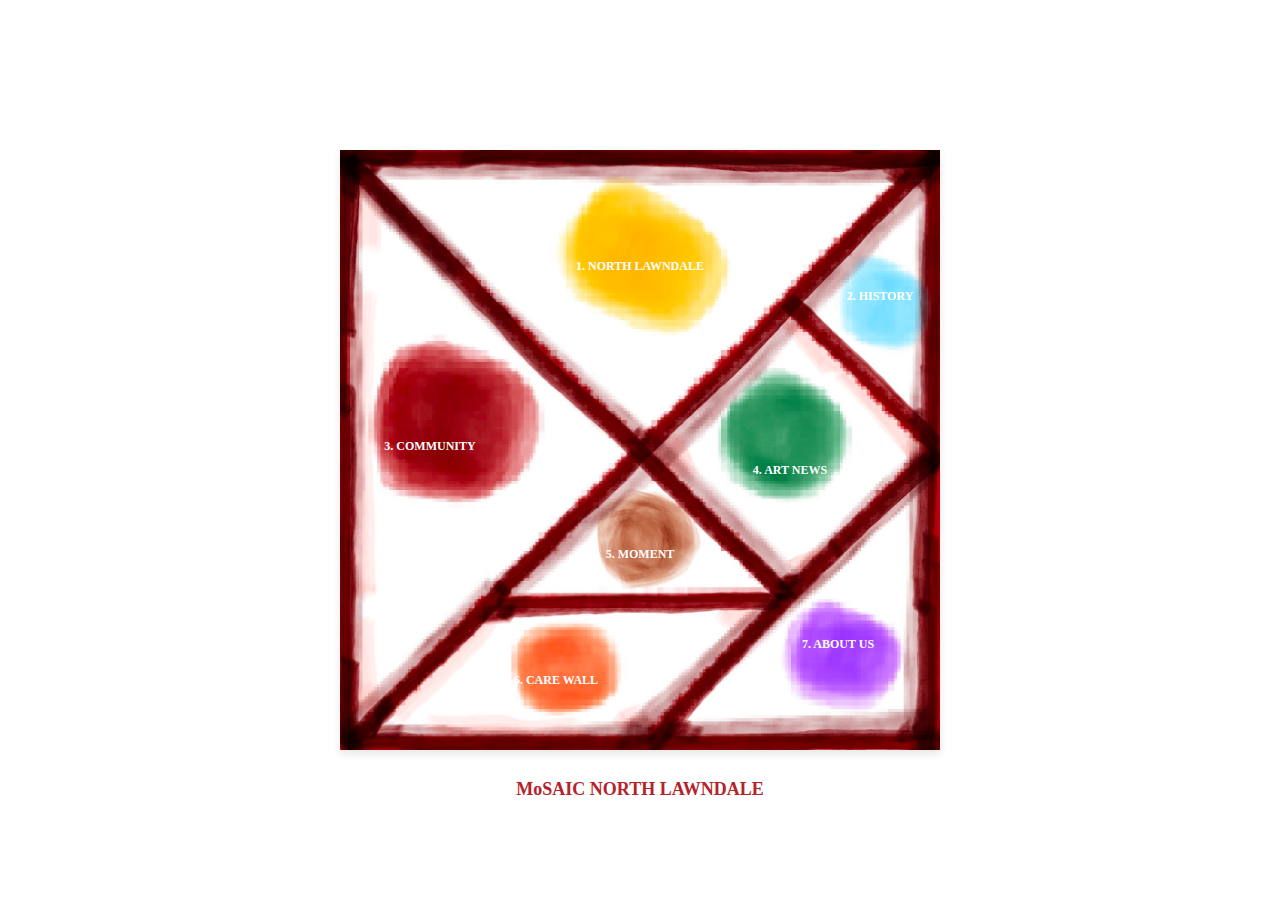
<file: index.html>
<!DOCTYPE html>
<html lang="en">
<head>
    <meta charset="UTF-8">
    <meta name="viewport" content="width=device-width, initial-scale=1.0">
    <title>MoSAIC NORTH LAWNDALE</title>
    <link rel="stylesheet" href="./css/style.css">
    <!-- Google Fonts for better typography -->
    <style>
        :root {
            /* 悬停时的透明度 */
            --hover-opacity: 0.4;
        }

        body {
            display: flex;
            justify-content: center;
            align-items: center;
            min-height: 100vh;
            background-color: #fff;
            margin: 0;
            padding: 20px;
            box-sizing: border-box;
        }

        .image-container {
            position: relative;
            width: 100%;
            max-width: 600px;
            box-shadow: 0 4px 8px rgba(0, 0, 0, 0.1);
        }

        .base-image {
            width: 100%;
            height: auto;
            display: block;
        }

        .click-overlay {
            position: absolute;
            top: 0;
            left: 0;
            width: 100%;
            height: 100%;
        }

        .hotspot {
            fill: transparent;
            cursor: pointer;
            transition: all 0.2s ease;
        }

        /* 悬停时高亮并加粗边框 */
        .hotspot:hover {
            fill: rgba(255, 255, 255, var(--hover-opacity));
            stroke: rgba(255, 255, 255, 1);
            stroke-width: 2px;
        }

        /* 各区域悬停颜色 - 使用对应页面的主题色调 */
        .hotspot.red:hover {
            fill: rgba(255, 183, 0, var(--hover-opacity)); /* #ffb700 - North Lawndale */
        }

        .hotspot.yellow:hover {
            fill: rgba(110, 221, 255, var(--hover-opacity)); /* #6eddff - History */
        }

        .hotspot.orange:hover {
            fill: rgba(191, 52, 59, var(--hover-opacity)); /* #bf343b - Community Spaces */
        }

        .hotspot.beige:hover {
            fill: rgba(42, 150, 94, var(--hover-opacity)); /* #2a965e - Art News */
        }

        .hotspot.green:hover {
            fill: rgba(196, 112, 79, var(--hover-opacity)); /* #c4704f - Moment Capture */
        }

        .hotspot.blue:hover {
            fill: rgba(255, 118, 69, var(--hover-opacity)); /* #ff7645 - Care Wall */
        }

        .hotspot.purple:hover {
            fill: rgba(178, 77, 255, var(--hover-opacity)); /* #b24dff - About Us */
        }
        
        .main-title {
            position: absolute;
            bottom: -50px;
            left: 50%;
            transform: translateX(-50%);
            color: #b5222a;
            font-size: 18px;
            font-weight: bold;
            text-align: center;
            z-index: 10;
        }
    </style>
</head>
<body>
    <div class="image-container">
        <img src="./images/index/main.jpg" alt="MoSAIC NORTH LAWNDALE" class="base-image">

        <svg class="click-overlay" viewBox="0 0 100 100" preserveAspectRatio="none">
            <!-- 1. Top Triangle (Red) - NORTH LAWNDALE -->
            <polygon class="hotspot red" points="0,0 100,0 50,50" onclick="handleClick('north_lawndale.html')" />
            <text x="50" y="20" text-anchor="middle" fill="white" font-size="2" font-weight="bold">1. NORTH LAWNDALE</text>

            <!-- 2. Right Triangle (Yellow/Orange) - HISTORY -->
            <polygon class="hotspot yellow" points="100,0 100,45 75,25" onclick="handleClick('history.html')" />
            <text x="90" y="25" text-anchor="middle" fill="white" font-size="2" font-weight="bold">2. HISTORY</text>

            <!-- 3. Top-Left Triangle (Orange) - COMMUNITY SPACES -->
            <polygon class="hotspot orange" points="0,0 50,50 0,100" onclick="handleClick('community_spaces.html')" />
            <text x="15" y="50" text-anchor="middle" fill="white" font-size="2" font-weight="bold">3. COMMUNITY</text>

            <!-- 4. Small Center-Left Triangle (Beige/Light) - ART NEWS -->
            <polygon class="hotspot beige" points="75,27 100,52 75,77 50,52" onclick="handleClick('art_news.html')" />
            <text x="75" y="54" text-anchor="middle" fill="white" font-size="2" font-weight="bold">4. ART NEWS</text>

            <!-- 5. Center Diamond (Green) - MOMENT CAPTURE -->
            <polygon class="hotspot green" points="50,50 75,75 25,75" onclick="handleClick('moment_capture.html')" />
            <text x="50" y="68" text-anchor="middle" fill="white" font-size="2" font-weight="bold">5. MOMENT</text>

            <!-- 6. Bottom-Right Triangle (Blue) - CARE WALL -->
            <polygon class="hotspot blue" points="75,75 25,75 0,100 50,100" onclick="handleClick('care_wall.html')" />
            <text x="36" y="89" text-anchor="middle" fill="white" font-size="2" font-weight="bold">6. CARE WALL</text>
          
            <!-- 7. Bottom-Left Polygon (Purple) - ABOUT US -->
            <polygon class="hotspot purple" points="50,100 100,100 100,50" onclick="handleClick('about_us.html')" />
            <text x="83" y="83" text-anchor="middle" fill="white" font-size="2" font-weight="bold">7. ABOUT US</text>
        </svg>
        <div class="main-title">MoSAIC NORTH LAWNDALE</div>
    </div>

    <script>
        function handleClick(page) {
            console.log("跳转至:", page);
            window.location.href = page;
        }
    </script>
</body>
</html>
</file>
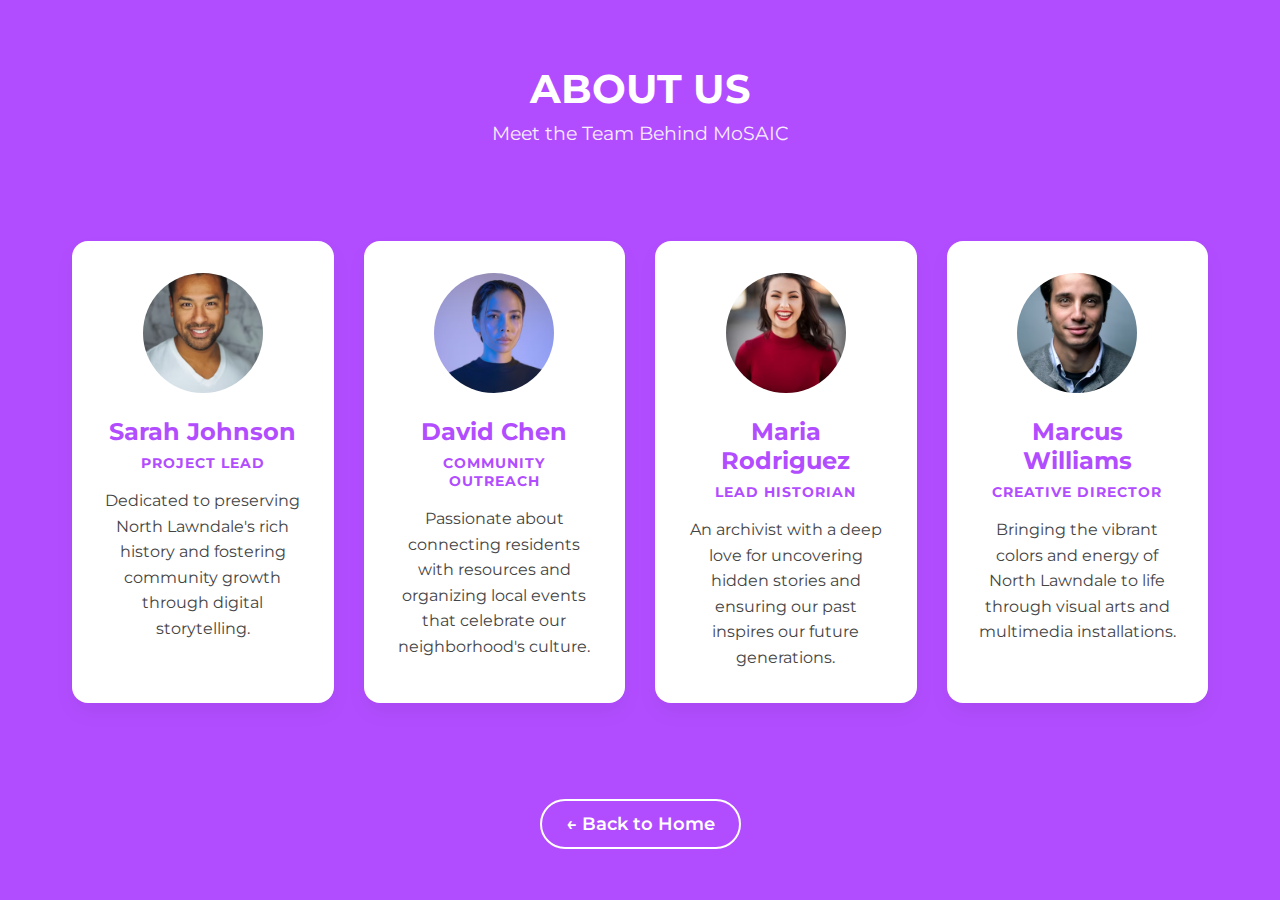
<file: about_us.html>
<!DOCTYPE html>
<html lang="en">
<head>
    <meta charset="UTF-8">
    <meta name="viewport" content="width=device-width, initial-scale=1.0">
    <title>About Us - MoSAIC</title>
    <link rel="stylesheet" href="./css/style.css">
    <link rel="stylesheet" href="./css/about_us.css">
    <link href="https://fonts.googleapis.com/css2?family=Montserrat:wght@400;700&display=swap" rel="stylesheet">
</head>
<body class="subpage-body">
    <header class="page-header header-about">
        <h1>ABOUT US</h1>
        <p>Meet the Team Behind MoSAIC</p>
    </header>

    <div class="container">
        <div class="team-grid">
            <!-- Team Member 1 -->
            <div class="team-card">
                <div class="team-avatar">
                    <img src="./images/a.avif" alt="Team Member">
                </div>
                <div class="team-info">
                    <h3>Sarah Johnson</h3>
                    <span class="team-role">Project Lead</span>
                    <p>Dedicated to preserving North Lawndale's rich history and fostering community growth through digital storytelling.</p>
                </div>
            </div>

            <!-- Team Member 2 -->
            <div class="team-card">
                <div class="team-avatar">
                    <img src="./images/a1.avif" alt="Team Member">
                </div>
                <div class="team-info">
                    <h3>David Chen</h3>
                    <span class="team-role">Community Outreach</span>
                    <p>Passionate about connecting residents with resources and organizing local events that celebrate our neighborhood's culture.</p>
                </div>
            </div>

            <!-- Team Member 3 -->
            <div class="team-card">
                <div class="team-avatar">
                    <img src="./images/a2.avif" alt="Team Member">
                </div>
                <div class="team-info">
                    <h3>Maria Rodriguez</h3>
                    <span class="team-role">Lead Historian</span>
                    <p>An archivist with a deep love for uncovering hidden stories and ensuring our past inspires our future generations.</p>
                </div>
            </div>

            <!-- Team Member 4 -->
            <div class="team-card">
                <div class="team-avatar">
                    <img src="./images/a3.avif" alt="Team Member">
                </div>
                <div class="team-info">
                    <h3>Marcus Williams</h3>
                    <span class="team-role">Creative Director</span>
                    <p>Bringing the vibrant colors and energy of North Lawndale to life through visual arts and multimedia installations.</p>
                </div>
            </div>
        </div>
    </div>

    <footer class="back-home">
        <a href="index.html">← Back to Home</a>
    </footer>

    <!-- Back to Top Button -->
    <button id="backToTop" class="back-to-top" title="Back to Top">↑</button>

    <script>
        // Back to Top Button Logic
        const backToTopButton = document.getElementById('backToTop');
        
        window.onscroll = function() {
            if (document.body.scrollTop > 300 || document.documentElement.scrollTop > 300) {
                backToTopButton.classList.add('show');
            } else {
                backToTopButton.classList.remove('show');
            }
        };

        backToTopButton.addEventListener('click', function() {
            window.scrollTo({
                top: 0,
                behavior: 'smooth'
            });
        });
    </script>
</body>
</html>
</file>
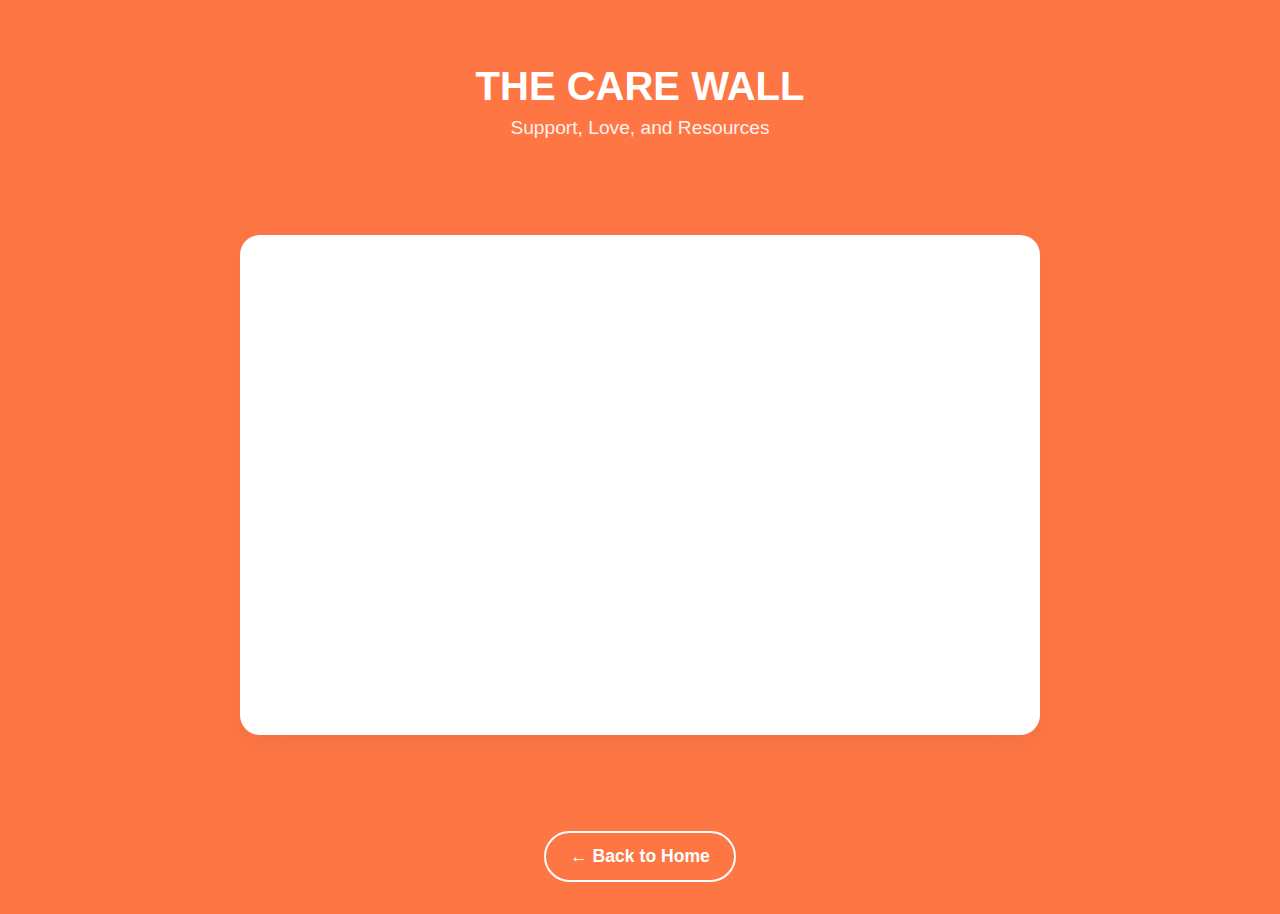
<file: care_wall.html>
<!DOCTYPE html>
<html lang="en">
<head>
    <meta charset="UTF-8">
    <meta name="viewport" content="width=device-width, initial-scale=1.0">
    <title>The Care Wall - MoSAIC</title>
    <link rel="stylesheet" href="./css/style.css">
    <link rel="stylesheet" href="./css/care_wall.css">
  
</head>
<body class="subpage-body">
    <header class="page-header header-care">
        <h1>THE CARE WALL</h1>
        <p>Support, Love, and Resources</p>
    </header>

    <div class="container care-container">
        <!-- Card 1 -->
        <div class="care-card">
            <!-- <div class="care-text">
                <h3>"Healing is not linear."</h3>
                <p>Allow yourself the grace to grow at your own pace. Every small step forward is a victory worth celebrating.</p>
            </div> -->
            <div class="care-image">
                <!-- <img src="./images/h-1.avif" alt="Peaceful moment"> -->
            </div>
        </div>

   
    </div>

    <footer class="back-home">
        <a href="index.html">← Back to Home</a>
    </footer>

    <!-- Back to Top Button -->
    <button id="backToTop" class="back-to-top" title="Back to Top">↑</button>

    <script>
        // Back to Top Button Logic
        const backToTopButton = document.getElementById('backToTop');
        
        window.onscroll = function() {
            if (document.body.scrollTop > 300 || document.documentElement.scrollTop > 300) {
                backToTopButton.classList.add('show');
            } else {
                backToTopButton.classList.remove('show');
            }
        };

        backToTopButton.addEventListener('click', function() {
            window.scrollTo({
                top: 0,
                behavior: 'smooth'
            });
        });
    </script>
</body>
</html>
</file>
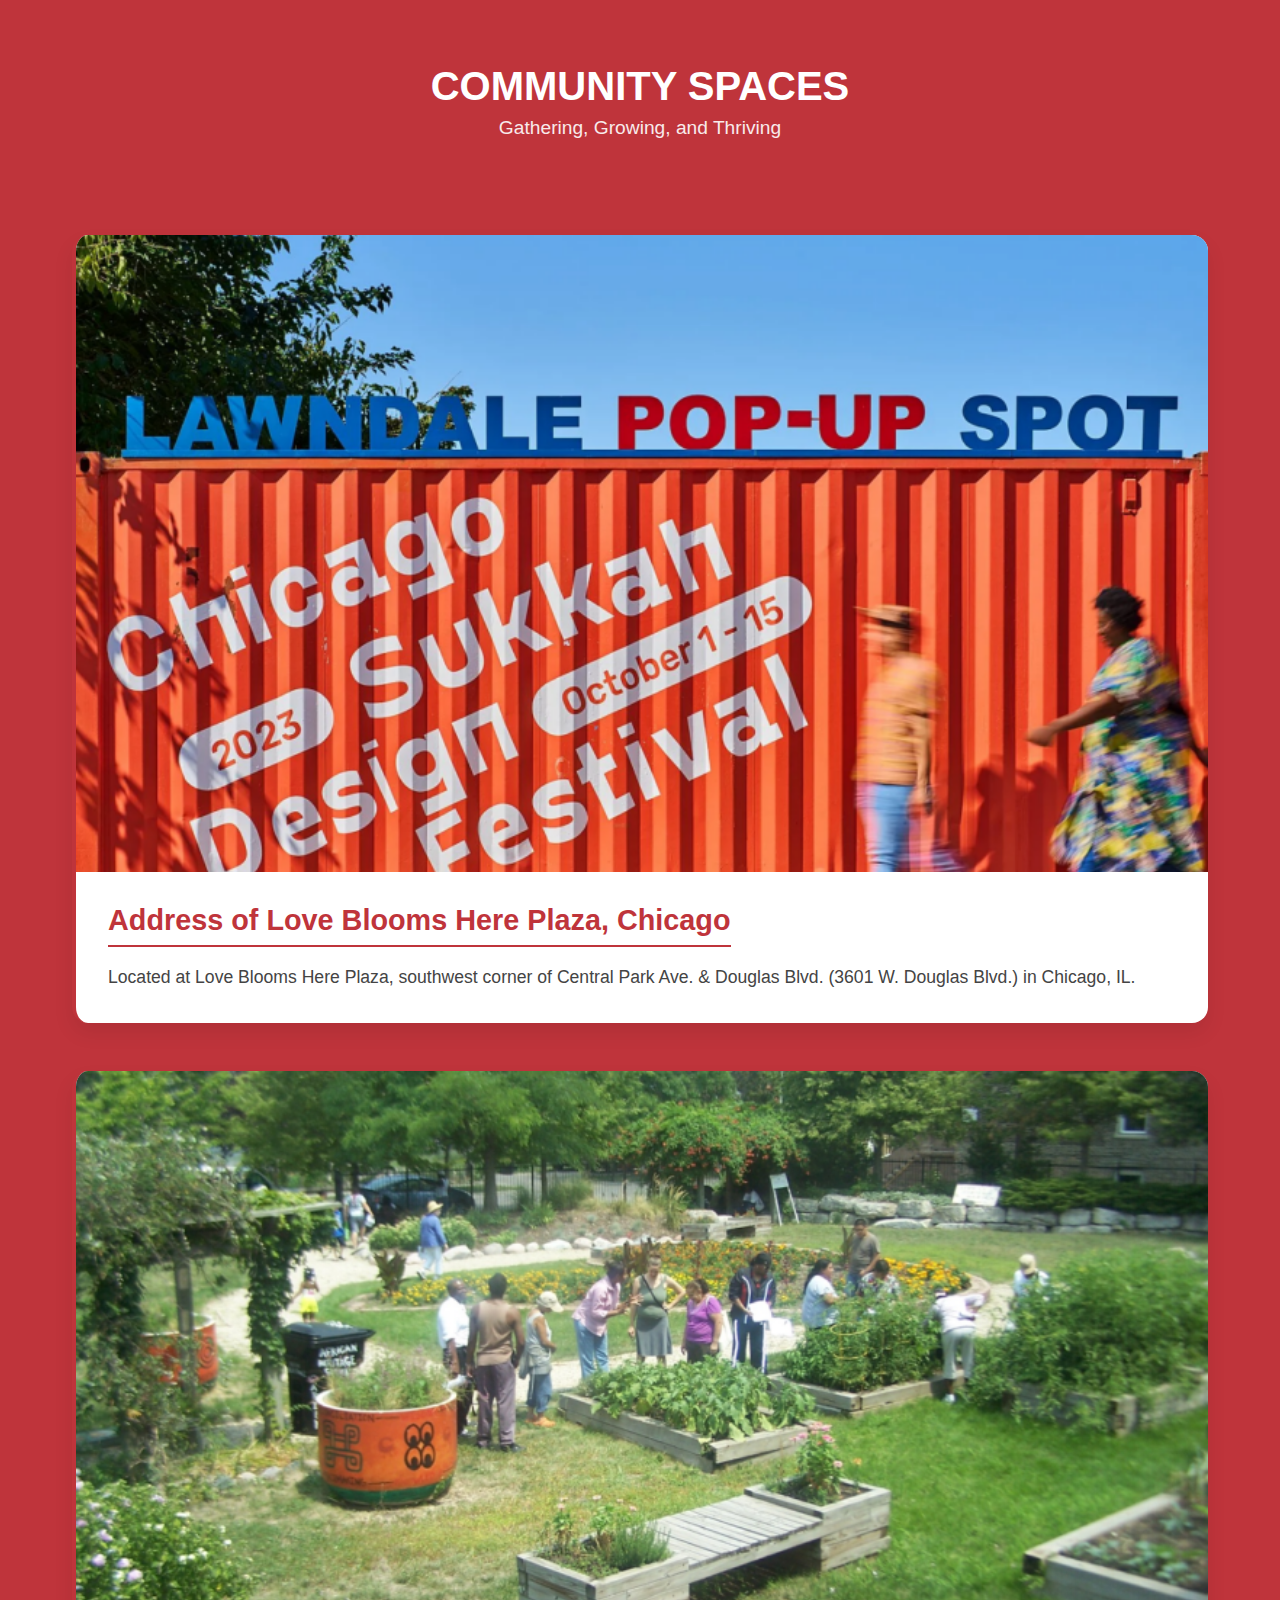
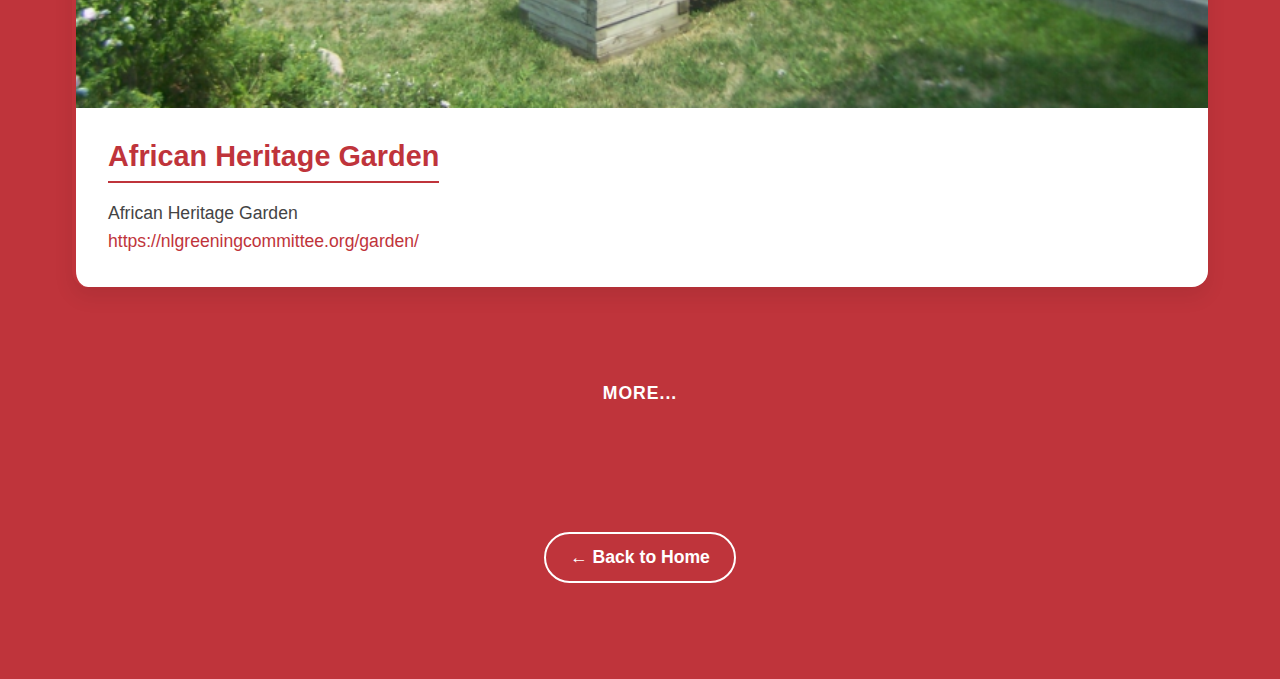
<file: community_spaces.html>
<!DOCTYPE html>
<html lang="en">
<head>
    <meta charset="UTF-8">
    <meta name="viewport" content="width=device-width, initial-scale=1.0">
    <title>Community Spaces - MoSAIC</title>
    <link rel="stylesheet" href="./css/style.css">
    <link rel="stylesheet" href="./css/community_spaces.css">
  
</head>
<body class="subpage-body">
    <header class="page-header header-community">
        <h1>COMMUNITY SPACES</h1>
        <p>Gathering, Growing, and Thriving</p>
    </header>

    <div class="container cards-container">
        <!-- Card 1 -->
        <div class="card">
            <div class="card-image">
                <img src="./images//3/1.png" alt="Douglass Park Landscape">
            </div>
            <div class="card-content">
                <h2>Address of Love Blooms Here Plaza, Chicago</h2>
                <p>Located at Love Blooms Here Plaza, southwest corner of Central Park Ave. & Douglas Blvd. (3601 W. Douglas Blvd.) in Chicago, IL.</p>
            </div>
        </div>

        <!-- Card 2 -->
        <div class="card">
            <div class="card-image">
                <img src="./images/3/2.png" alt="Community Garden">
            </div>
            <div class="card-content">
                <h2>African Heritage Garden</h2>
                <p>African Heritage Garden <br> <a href="https://nlgreeningcommittee.org/garden/" target="_blank">https://nlgreeningcommittee.org/garden/</a></p>
            </div>
        </div>

        <!-- 添加一个按钮  more 按钮-->
        <div class="more-button-container">
            <button class="more-button">More...</button>
        </div>

    <footer class="back-home">
        <a href="index.html">← Back to Home</a>
    </footer>

    <!-- Back to Top Button -->
    <button id="backToTop" class="back-to-top" title="Back to Top">↑</button>

    <script>
        // Back to Top Button Logic
        const backToTopButton = document.getElementById('backToTop');
        
        window.onscroll = function() {
            if (document.body.scrollTop > 300 || document.documentElement.scrollTop > 300) {
                backToTopButton.classList.add('show');
            } else {
                backToTopButton.classList.remove('show');
            }
        };

        backToTopButton.addEventListener('click', function() {
            window.scrollTo({
                top: 0,
                behavior: 'smooth'
            });
        });

        
    </script>
</body>
</html>
</file>
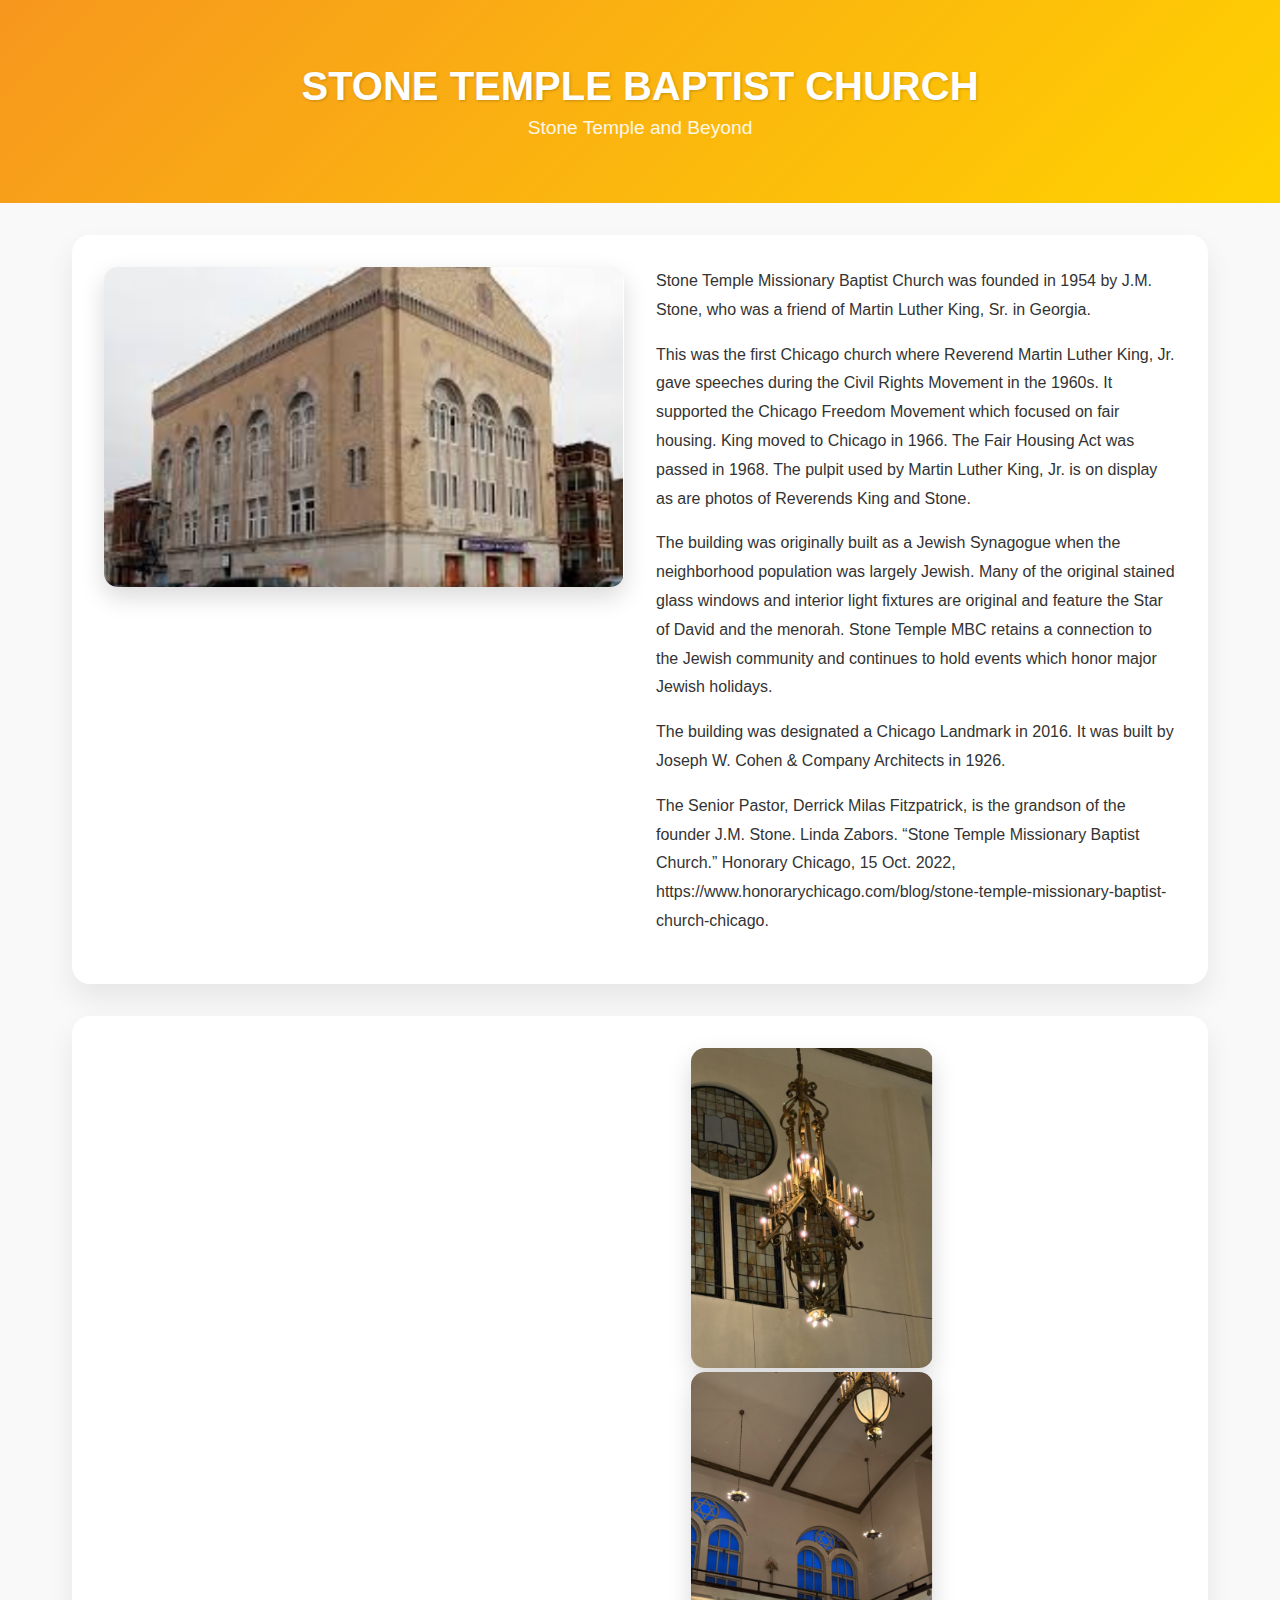
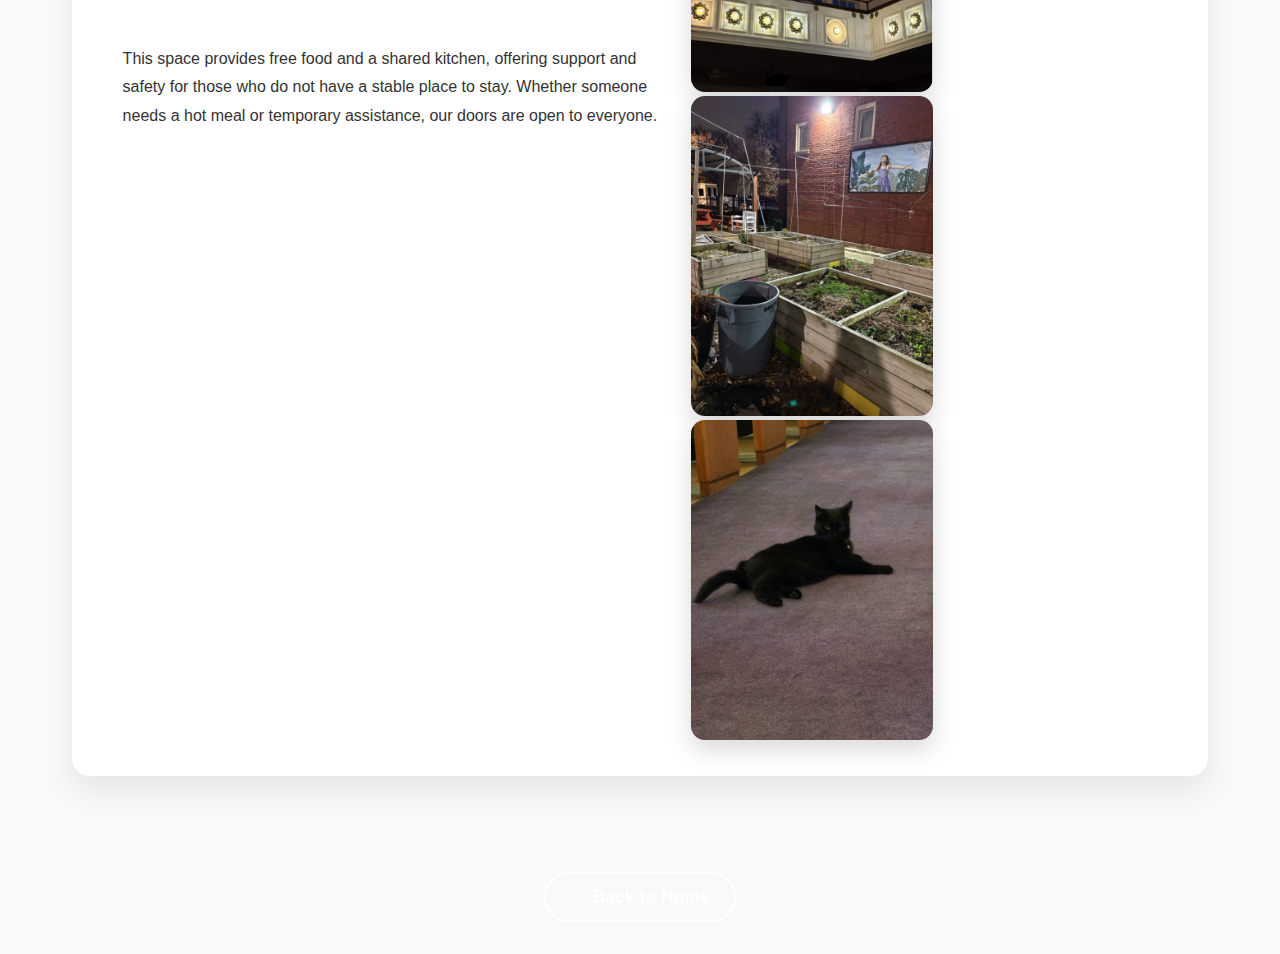
<file: history.html>
<!DOCTYPE html>
<html lang="en">

<head>
    <meta charset="UTF-8">
    <meta name="viewport" content="width=device-width, initial-scale=1.0">
    <title>History of North Lawndale - MoSAIC</title>
    <link rel="stylesheet" href="./css/style.css">
    <link rel="stylesheet" href="./css/history.css">

</head>

<body class="subpage-body">
    <header class="page-header header-history">
        <h1>STONE TEMPLE BAPTIST CHURCH</h1>
        <p>Stone Temple and Beyond</p>
    </header>

    <div class="container history-container">
        <!-- <div class="section intro">
            <p>North Lawndale’s story is rooted in faith, resilience, and community care. Explore the milestones through
                archival photography paired with the voices of residents who shaped each era.</p>
        </div> -->

        <section class="history-stack">
            <article class="history-block">
                <img src="./images/2/1.png" alt="Historic Stone Temple exterior">
                <div class="history-text">
                    <p>Stone Temple Missionary Baptist Church was founded in 1954 by J.M. Stone, who was a friend of
                        Martin Luther King, Sr. in Georgia.</p>
                    <p>This was the first Chicago church where Reverend Martin Luther King, Jr. gave speeches during the Civil Rights Movement in the 1960s. It supported the Chicago Freedom Movement which focused on fair housing. King moved to Chicago in 1966. The Fair Housing Act was passed in 1968. The pulpit used by Martin Luther King, Jr. is on display as are photos of Reverends King and Stone.</p>

                    <p>The building was originally built as a Jewish Synagogue when the neighborhood population was largely Jewish. Many of the original stained glass windows and interior light fixtures are original and feature the Star of David and the menorah. Stone Temple MBC retains a connection to the Jewish community and continues to hold events which honor major Jewish holidays. </p>


                    <p>
                        The building was designated a Chicago Landmark in 2016. It was built by Joseph W. Cohen & Company Architects in 1926.
                    </p>

                    <p>
                        The Senior Pastor, Derrick Milas Fitzpatrick, is the grandson of the founder J.M. Stone.

Linda Zabors. “Stone Temple Missionary Baptist Church.” Honorary Chicago, 15 Oct. 2022, https://www.honorarychicago.com/blog/stone-temple-missionary-baptist-church-chicago.
                    </p>
                </div>
            </article>

            <article class="history-block">
                <div class="image-grid">
                    <div class="image-row">
                        <img src="./images/2/2.png" alt="Community gathering in North Lawndale">
                        <img src="./images/2/3.png" alt="Community gathering in North Lawndale">
                    </div>
                    <div class="image-row">
                        <img src="./images/2/4.png" alt="Community gathering in North Lawndale">
                        <img src="./images/2/5.png" alt="Community gathering in North Lawndale">
                    </div>
                </div>

                <div class="history-text">
                    <p>This space provides free food and a shared kitchen, offering support and safety for those who do not have a stable place to stay. Whether someone needs a hot meal or temporary assistance, our doors are open to everyone. </p>
                    
                </div>
            </article>

     
        </section>
    </div>

    <footer class="back-home">
        <a href="index.html">← Back to Home</a>
    </footer>

    <!-- Back to Top Button -->
    <button id="backToTop" class="back-to-top" title="Back to Top">↑</button>

    <script>
        // Back to Top Button Logic
        const backToTopButton = document.getElementById('backToTop');

        window.onscroll = function () {
            if (document.body.scrollTop > 300 || document.documentElement.scrollTop > 300) {
                backToTopButton.classList.add('show');
            } else {
                backToTopButton.classList.remove('show');
            }
        };

        backToTopButton.addEventListener('click', function () {
            window.scrollTo({
                top: 0,
                behavior: 'smooth'
            });
        });
    </script>
</body>

</html>
</file>
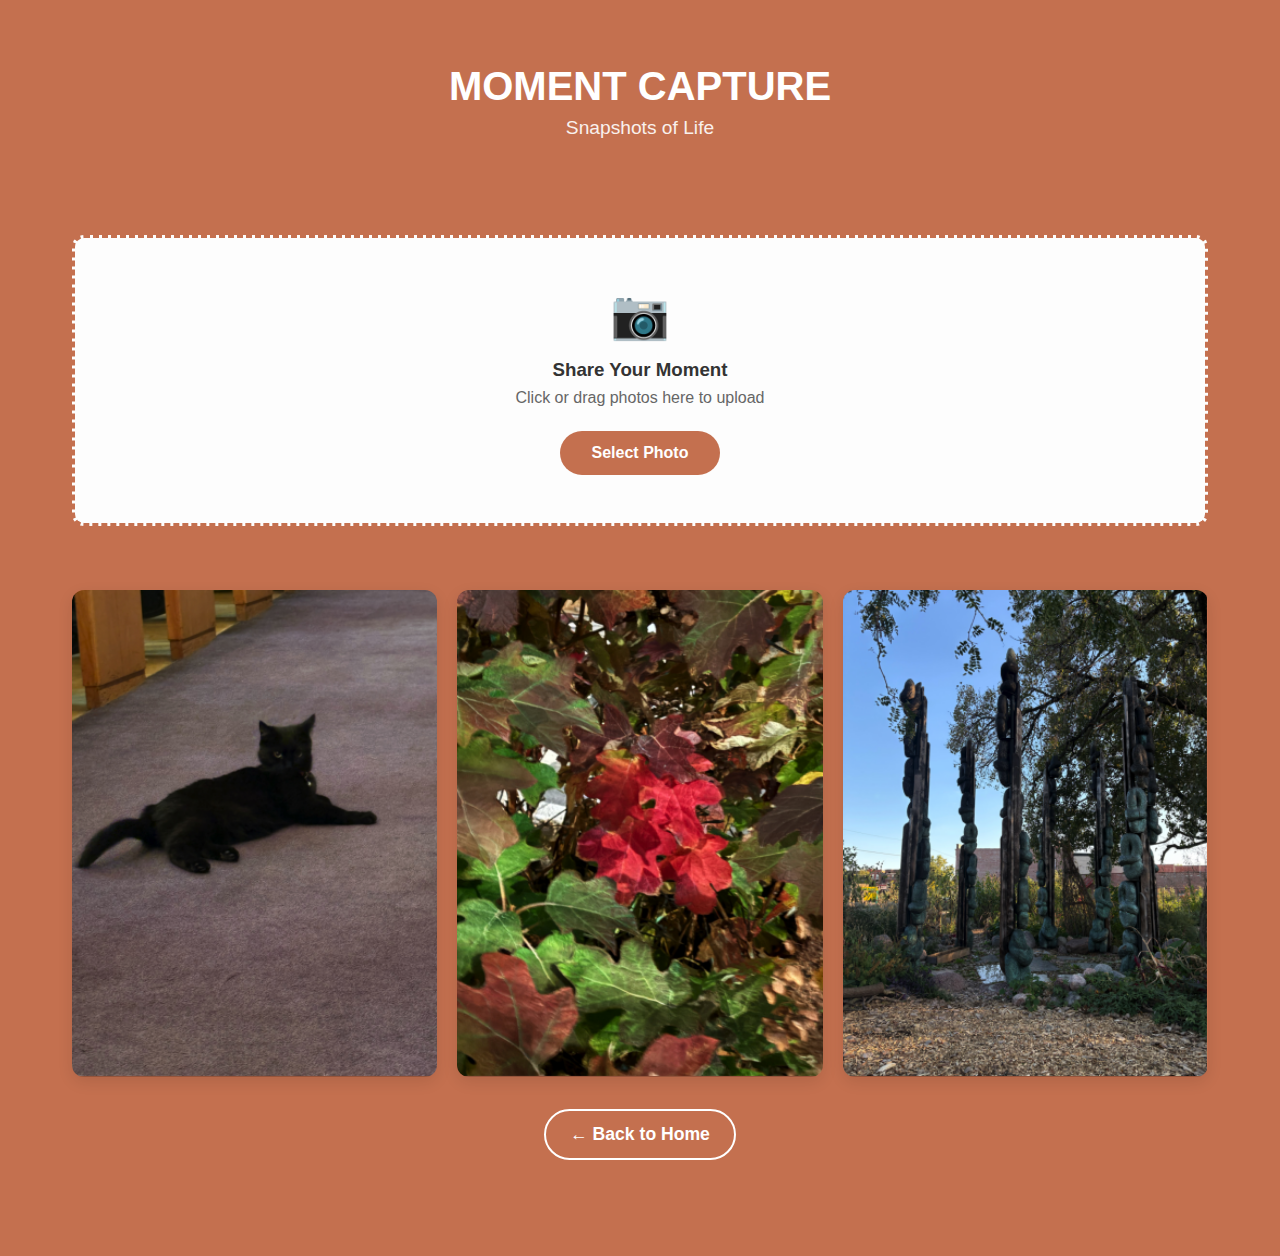
<file: moment_capture.html>
<!DOCTYPE html>
<html lang="en">
<head>
    <meta charset="UTF-8">
    <meta name="viewport" content="width=device-width, initial-scale=1.0">
    <title>Moment Capture - MoSAIC</title>
    <link rel="stylesheet" href="./css/style.css">
    <link rel="stylesheet" href="./css/moment_capture.css">
  
</head>
<body class="subpage-body">
    <header class="page-header header-moment">
        <h1>MOMENT CAPTURE</h1>
        <p>Snapshots of Life</p>
    </header>

    <div class="container">
        <!-- Upload Section -->
        <div class="upload-section">
            <div class="upload-box" id="dropZone">
                <input type="file" id="fileInput" accept="image/*" hidden>
                <div class="upload-content">
                    <span class="upload-icon">📷</span>
                    <h3>Share Your Moment</h3>
                    <p>Click or drag photos here to upload</p>
                    <button class="upload-btn" onclick="document.getElementById('fileInput').click()">Select Photo</button>
                </div>
            </div>
        </div>

        <!-- Gallery Section -->
        <div class="gallery-container">
            <div class="photo-grid" id="photoGrid">
                <!-- Sample Items -->
                <div class="photo-card">
                    <img src="./images/5/1.png" alt="picture1">
                    <div class="photo-info">
                        <span class="photo-date">picture1</span>
                    </div>
                </div>
                <div class="photo-card">
                    <img src="./images/5/2.png" alt="picture2">
                    <div class="photo-info">
                        <span class="photo-date">picture2</span>
                    </div>
                </div>
                <div class="photo-card">
                    <img src="./images/5/3.png" alt="picture3">
                    <div class="photo-info">
                        <span class="photo-date">picture3</span>
                    </div>
                </div>
        </div>
    </div>

    <footer class="back-home">
        <a href="index.html">← Back to Home</a>
    </footer>

    <!-- Back to Top Button -->
    <button id="backToTop" class="back-to-top" title="Back to Top">↑</button>

    <script>
        // Back to Top Button Logic
        const backToTopButton = document.getElementById('backToTop');
        
        window.onscroll = function() {
            if (document.body.scrollTop > 300 || document.documentElement.scrollTop > 300) {
                backToTopButton.classList.add('show');
            } else {
                backToTopButton.classList.remove('show');
            }
        };

        backToTopButton.addEventListener('click', function() {
            window.scrollTo({
                top: 0,
                behavior: 'smooth'
            });
        });

        // Photo Upload Logic
        const fileInput = document.getElementById('fileInput');
        const photoGrid = document.getElementById('photoGrid');
        const dropZone = document.getElementById('dropZone');

        // Handle File Select
        fileInput.addEventListener('change', function(e) {
            handleFiles(e.target.files);
        });

        // Drag and Drop Events
        dropZone.addEventListener('dragover', (e) => {
            e.preventDefault();
            dropZone.classList.add('drag-over');
        });

        dropZone.addEventListener('dragleave', () => {
            dropZone.classList.remove('drag-over');
        });

        dropZone.addEventListener('drop', (e) => {
            e.preventDefault();
            dropZone.classList.remove('drag-over');
            handleFiles(e.dataTransfer.files);
        });

        function handleFiles(files) {
            Array.from(files).forEach(file => {
                if (file.type.startsWith('image/')) {
                    const reader = new FileReader();
                    reader.onload = function(e) {
                        createPhotoCard(e.target.result);
                    };
                    reader.readAsDataURL(file);
                }
            });
        }

        function createPhotoCard(imageSrc) {
            const now = new Date();
            const dateStr = now.toLocaleDateString('en-US', { month: 'short', day: 'numeric', year: 'numeric' });
            const timeStr = now.toLocaleTimeString('en-US', { hour: 'numeric', minute: '2-digit' });
            
            const card = document.createElement('div');
            card.className = 'photo-card fade-in';
            card.innerHTML = `
                <img src="${imageSrc}" alt="Uploaded Moment">
                <div class="photo-info">
                    <span class="photo-date">${dateStr} • ${timeStr}</span>
                </div>
            `;
            
            // Insert new photo at the beginning of the grid
            photoGrid.insertBefore(card, photoGrid.firstChild);
        }
    </script>
</body>
</html>
</file>
<file: css/about_us.css>
/* About Us Page Styles */
:root {
    --main-color: #b24dff;
}

body {
    font-family: 'Montserrat', sans-serif;
    margin: 0;
    padding: 0;
    background-color: var(--main-color);
    color: #333;
}

/* Page Header */
.page-header {
    background: linear-gradient(135deg, var(--main-color) 0%, var(--main-color) 100%);
    padding: 4rem 2rem;
    text-align: center;
    color: white;
    margin-bottom: 2rem;
}

.page-header h1 {
    font-size: 2.5rem;
    margin-bottom: 0.5rem;
}

.page-header p {
    font-size: 1.2rem;
    opacity: 0.9;
}

/* Container */
.container {
    max-width: 1200px;
    margin: 0 auto;
    padding: 0 2rem 4rem;
}

/* Team Grid */
.team-grid {
    display: grid;
    grid-template-columns: repeat(auto-fit, minmax(250px, 1fr));
    gap: 30px;
    margin-top: 2rem;
}

/* Team Card */
.team-card {
    background: white;
    border-radius: 16px;
    overflow: hidden;
    box-shadow: 0 10px 20px rgba(0,0,0,0.05);
    transition: transform 0.3s ease, box-shadow 0.3s ease;
    text-align: center;
    padding: 2rem;
    display: flex;
    flex-direction: column;
    align-items: center;
}

.team-card:hover {
    transform: translateY(-10px);
    box-shadow: 0 15px 30px rgba(0,0,0,0.1);
}

.team-avatar {
    width: 120px;
    height: 120px;
    border-radius: 50%;
    overflow: hidden;
    margin-bottom: 1.5rem;
  
    transition: border-color 0.3s ease;
}

.team-card:hover .team-avatar {
      border: 4px solid var(--main-color);
}

.team-avatar img {
    width: 100%;
    height: 100%;
    object-fit: cover;
}

.team-info h3 {
    margin: 0 0 0.5rem 0;
    color: var(--main-color);
    font-size: 1.5rem;
}

.team-role {
    color: var(--main-color);
    font-weight: bold;
    font-size: 0.9rem;
    margin-bottom: 1rem;
    display: block;
    text-transform: uppercase;
    letter-spacing: 1px;
}

.team-info p {
    color: #444;
    line-height: 1.6;
    font-size: 1rem;
    margin: 0;
}

.team-info strong {
    color: var(--main-color);
    font-weight: 600;
}

.team-info a {
    color: var(--main-color);
    text-decoration: none;
    transition: color 0.3s;
}

.team-info a:hover {
    color: #333;
    text-decoration: underline;
}
</file>
<file: css/care_wall.css>
/* Care Wall Page Styles */
:root {
    --main-color: #ff7645;
}

body {
    font-family: 'Montserrat', sans-serif;
    margin: 0;
    padding: 0;
    background-color: var(--main-color);
    color: #333;
}

/* Navigation */
.subpage-nav {
    background-color: #333;
    padding: 1rem 2rem;
    display: flex;
    justify-content: space-between;
    align-items: center;
    color: white;
    position: sticky;
    top: 0;
    z-index: 1000;
    box-shadow: 0 2px 5px rgba(0,0,0,0.1);
}

.nav-logo {
    font-weight: bold;
    font-size: 1.2rem;
    text-decoration: none;
    color: white;
    text-transform: uppercase;
}

.nav-links {
    display: flex;
    gap: 20px;
}

.nav-links a {
    text-decoration: none;
    color: #ddd;
    transition: color 0.3s;
}

.nav-links a:hover {
    color: white;
}

/* Page Header */
.page-header {
    background: linear-gradient(135deg, var(--main-color) 0%, var(--main-color) 100%);
    padding: 4rem 2rem;
    text-align: center;
    color: white;
    margin-bottom: 2rem;
}

.page-header h1 {
    font-size: 2.5rem;
    margin-bottom: 0.5rem;
}

.page-header p {
    font-size: 1.2rem;
    opacity: 0.9;
}

/* Container */
.container {
    max-width: 1200px;
    margin: 0 auto;
    padding: 0 2rem 4rem;
}

/* Care Container */
.care-container {
    display: flex;
    flex-direction: column;
    gap: 3rem;
    align-items: center;
}

/* Care Card Styles */
.care-card {
    background: white;
    width: 100%;
    max-width: 800px;
    height: 500px;
    border-radius: 20px;
    padding: 3rem;
    box-shadow: 0 10px 30px rgba(0,0,0,0.05);
    text-align: center;
    transition: transform 0.3s ease;
    display: flex;
    flex-direction: column;
    align-items: center;
    gap: 2rem;
}

.care-card:hover {
    transform: translateY(-5px);
    box-shadow: 0 15px 40px rgba(0,0,0,0.1);
}

.care-text h3 {
    font-size: 2rem;
    color: var(--main-color);
    margin: 0 0 1rem 0;
    font-family: 'Playfair Display', serif; /* Assuming available or fallback to serif */
    font-style: italic;
}

.care-text p {
    font-size: 1.2rem;
    color: #444;
    line-height: 1.8;
    margin: 0;
    max-width: 600px;
}

.care-text strong {
    color: var(--main-color);
    font-weight: 600;
}

.care-text a {
    color: var(--main-color);
    text-decoration: none;
    transition: color 0.3s;
}

.care-text a:hover {
    color: #333;
    text-decoration: underline;
}

.care-image {
    width: 80%;
    border-radius: 12px;
    overflow: hidden;
    box-shadow: 0 5px 15px rgba(0,0,0,0.1);
}

.care-image img {
    width: 100%;
    height: 100%;
    object-fit: cover;
    transition: transform 0.5s ease;
}

.care-card:hover .care-image img {
    transform: scale(1.1);
}

/* Responsive Adjustments */
@media (max-width: 768px) {
    .care-card {
        padding: 2rem;
    }

    .care-text h3 {
        font-size: 1.5rem;
    }
    
    .care-text p {
        font-size: 1rem;
    }
}
</file>
<file: css/community_spaces.css>
/* Community Spaces Page Styles */
:root {
    --main-color: #bf343b;
}

body {
    font-family: 'Montserrat', sans-serif;
    margin: 0;
    padding: 0;
    background-color: var(--main-color);
    color: #333;
}

/* Navigation */
.subpage-nav {
    background-color: #333;
    padding: 1rem 2rem;
    display: flex;
    justify-content: space-between;
    align-items: center;
    color: white;
    position: sticky;
    top: 0;
    z-index: 1000;
    box-shadow: 0 2px 5px rgba(0,0,0,0.1);
}

.nav-logo {
    font-weight: bold;
    font-size: 1.2rem;
    text-decoration: none;
    color: white;
    text-transform: uppercase;
}

.nav-links {
    display: flex;
    gap: 20px;
}

.nav-links a {
    text-decoration: none;
    color: #ddd;
    transition: color 0.3s;
}

.nav-links a:hover {
    color: white;
}

/* Page Header */
.page-header {
    background: linear-gradient(135deg, var(--main-color) 0%, var(--main-color) 100%);
    padding: 4rem 2rem;
    text-align: center;
    color: white;
    margin-bottom: 2rem;
}

.page-header h1 {
    font-size: 2.5rem;
    margin-bottom: 0.5rem;
}

.page-header p {
    font-size: 1.2rem;
    opacity: 0.9;
}

/* Container */
.container {
    max-width: 1200px;
    margin: 0 auto;
    padding: 0 2rem 4rem;
}

/* Cards Container */
.cards-container {
    display: flex;
    flex-direction: column;
    gap: 3rem;
}

/* Card Styles */
.card {
    background: white;
    border-radius: 16px;
    overflow: hidden;
    box-shadow: 0 10px 20px rgba(0,0,0,0.08);
    transition: transform 0.3s ease, box-shadow 0.3s ease;
    border-left: 4px solid var(--main-color);
}

.card:hover {
    transform: translateY(-5px);
    box-shadow: 0 15px 30px rgba(0,0,0,0.12);
}

.card-image {
    width: 100%;
    aspect-ratio: 16 / 9;
    overflow: hidden;
}

.card-image img {
    width: 100%;
    height: 100%;
    object-fit: cover;
    transition: transform 0.5s ease;
}

.card:hover .card-image img {
    transform: scale(1.05);
}

.card-content {
    padding: 2rem;
}

.card-content h2 {
    margin-top: 0;
    margin-bottom: 1rem;
    color: var(--main-color);
    font-size: 1.8rem;
    border-bottom: 2px solid var(--main-color);
    display: inline-block;
    padding-bottom: 0.5rem;
}

.card-content p {
    color: #444;
    line-height: 1.6;
    font-size: 1.1rem;
    margin: 0;
}

.card-content strong {
    color: var(--main-color);
    font-weight: 600;
}

.card-content a {
    color: var(--main-color);
    text-decoration: none;
    transition: color 0.3s;
}

.card-content a:hover {
    color: #333;
    text-decoration: underline;
}

/* More Button Styles */
.more-button-container {
    display: flex;
    justify-content: center;
    margin-top: 2rem;
    margin-bottom: 2rem;
}

.more-button {
  
    color: white;
    background-color:transparent;
    border: none;
    padding: 1rem 2rem;
    font-size: 1.1rem;
    font-weight: 600;
    border-radius: 50px;
    cursor: pointer;
    transition: all 0.3s ease;
    font-family: 'Montserrat', sans-serif;
    text-transform: uppercase;
    letter-spacing: 1px;
}

.more-button:hover {
    background-color: #a02c33;
    transform: translateY(-2px);
    box-shadow: 0 6px 20px rgba(191, 52, 59, 0.4);
}

.more-button:active {
    transform: translateY(0);
    box-shadow: 0 2px 10px rgba(191, 52, 59, 0.3);
}
</file>
<file: css/history.css>
/* History Page Styles */
body {
    font-family: 'Montserrat', sans-serif;
    margin: 0;
    padding: 0;
    background-color: #f9f9f9;
    color: #333;
}

/* Navigation */
.subpage-nav {
    background-color: #333;
    padding: 1rem 2rem;
    display: flex;
    justify-content: space-between;
    align-items: center;
    color: white;
    position: sticky;
    top: 0;
    z-index: 1000;
    box-shadow: 0 2px 5px rgba(0,0,0,0.1);
}

.nav-logo {
    font-weight: bold;
    font-size: 1.2rem;
    text-decoration: none;
    color: white;
    text-transform: uppercase;
}

.nav-links {
    display: flex;
    gap: 20px;
}

.nav-links a {
    text-decoration: none;
    color: #ddd;
    transition: color 0.3s;
}

.nav-links a:hover {
    color: white;
}

/* Page Header */
.page-header {
    background: linear-gradient(135deg, #f7971e 0%, #ffd200 100%);
    padding: 4rem 2rem;
    text-align: center;
    color: white;
    margin-bottom: 2rem;
}

.page-header h1 {
    font-size: 2.5rem;
    margin-bottom: 0.5rem;
    text-shadow: 1px 1px 3px rgba(0,0,0,0.2);
}

.page-header p {
    font-size: 1.2rem;
    opacity: 0.9;
}

/* Container */
.container {
    max-width: 1200px;
    margin: 0 auto;
    padding: 0 2rem 4rem;
}

.history-container .intro {
    text-align: center;
    font-size: 1.1rem;
    line-height: 1.8;
}

.history-stack {
    display: flex;
    flex-direction: column;
    gap: 2rem;
}

.history-block {
    display: flex;
    gap: 2rem;
    background: white;
    padding: 2rem;
    border-radius: 18px;
    box-shadow: 0 15px 30px rgba(0, 0, 0, 0.08);
    overflow: hidden;
}

.history-block:nth-child(even) {
    flex-direction: row-reverse;
}

.history-block img {
    width: 50%;
    height: 320px;
    object-fit: cover;
    border-radius: 14px;
    box-shadow: 0 10px 25px rgba(0,0,0,0.15);
}

.history-text {
    width: 50%;
    display: flex;
    flex-direction: column;
    justify-content: center;
}

.history-text h2 {
    margin-top: 0;
    color: #f7971e;
    font-size: 1.8rem;
}

.history-text p {
    line-height: 1.8;
    margin-bottom: 1rem;
}

/* Section */
.section {
    background: white;
    padding: 2rem;
    margin-bottom: 2rem;
    border-radius: 8px;
    box-shadow: 0 2px 10px rgba(0,0,0,0.05);
}

.section h2 {
    margin-bottom: 1rem;
    color: #333;
    border-bottom: 2px solid #f7971e;
    padding-bottom: 0.5rem;
}

.section p {
    line-height: 1.8;
    margin-bottom: 1rem;
}

.section ul {
    padding-left: 1.5rem;
}

.section li {
    margin-bottom: 0.8rem;
    line-height: 1.6;
}

/* Gallery Grid */
.gallery-grid {
    display: grid;
    grid-template-columns: repeat(auto-fill, minmax(250px, 1fr));
    gap: 20px;
    margin-top: 2rem;
}

.gallery-item {
    background: linear-gradient(135deg, #f7971e 0%, #ffd200 100%);
    height: 200px;
    display: flex;
    justify-content: center;
    align-items: center;
    border-radius: 8px;
    color: white;
    font-weight: bold;
    transition: transform 0.3s;
}

.gallery-item:hover {
    transform: scale(1.02);
}

@media (max-width: 900px) {
    .history-block,
    .history-block:nth-child(even) {
        flex-direction: column;
    }

    .history-block img,
    .history-text {
        width: 100%;
    }

    .history-block img {
        height: 260px;
    }
}
</file>
<file: css/moment_capture.css>
/* Moment Capture Page Styles */
:root {
    --main-color: #c4704f;
}

body {
    font-family: 'Montserrat', sans-serif;
    margin: 0;
    padding: 0;
    background-color: var(--main-color);
    color: #333;
}

/* Navigation */
.subpage-nav {
    background-color: #333;
    padding: 1rem 2rem;
    display: flex;
    justify-content: space-between;
    align-items: center;
    color: white;
    position: sticky;
    top: 0;
    z-index: 1000;
    box-shadow: 0 2px 5px rgba(0,0,0,0.1);
}

.nav-logo {
    font-weight: bold;
    font-size: 1.2rem;
    text-decoration: none;
    color: white;
    text-transform: uppercase;
}

.nav-links {
    display: flex;
    gap: 20px;
}

.nav-links a {
    text-decoration: none;
    color: #ddd;
    transition: color 0.3s;
}

.nav-links a:hover {
    color: white;
}

/* Page Header */
.page-header {
    background: linear-gradient(135deg, var(--main-color) 0%, var(--main-color) 100%);
    padding: 4rem 2rem;
    text-align: center;
    color: white;
    margin-bottom: 2rem;
}

.page-header h1 {
    font-size: 2.5rem;
    margin-bottom: 0.5rem;
}

.page-header p {
    font-size: 1.2rem;
    opacity: 0.9;
}

/* Container */
.container {
    max-width: 1200px;
    margin: 0 auto;
    padding: 0 2rem 4rem;
}

/* Upload Section */
.upload-section {
    margin-bottom: 4rem;
}

.upload-box {
    border: 3px dashed var(--main-color);
    border-radius: 12px;
    padding: 3rem;
    text-align: center;
    background: #fdfdfd;
    transition: all 0.3s ease;
    cursor: pointer;
}

.upload-box:hover, .upload-box.drag-over {
    background: #f0faff;
    border-color: var(--main-color);
}

.upload-content h3 {
    margin: 1rem 0 0.5rem;
    color: #333;
}

.upload-content p {
    color: #666;
    margin-bottom: 1.5rem;
}

.upload-icon {
    font-size: 3rem;
}

.upload-btn {
    background: linear-gradient(135deg, var(--main-color) 0%, var(--main-color) 100%);
    color: white;
    border: none;
    padding: 0.8rem 2rem;
    border-radius: 30px;
    font-size: 1rem;
    font-weight: bold;
    cursor: pointer;
    transition: transform 0.2s;
}

.upload-btn:hover {
    transform: scale(1.05);
}

/* Gallery Container */
.gallery-container h2 {
    text-align: center;
    color: var(--main-color);
    margin-bottom: 2rem;
    border-bottom: 2px solid var(--main-color);
    display: inline-block;
    padding-bottom: 0.5rem;
}

.gallery-container {
    text-align: center;
}

/* Photo Grid */
.photo-grid {
    display: grid;
    grid-template-columns: repeat(3, minmax(150px, 1fr));
    gap: 20px;
}

.photo-card {
    border-radius: 12px;
    overflow: hidden;
    box-shadow: 0 5px 15px rgba(0,0,0,0.1);
    transition: transform 0.3s ease;
    position: relative;
    group: 'card';
}

.photo-card:hover {
    transform: translateY(-5px);
    box-shadow: 0 10px 25px rgba(0,0,0,0.15);
}

.photo-card img {
    width: 100%;
    object-fit: cover;
    display: block;
}

.photo-info {
    position: absolute;
    bottom: 0;
    left: 0;
    right: 0;
    background: rgba(0,0,0,0.6);
    color: white;
    padding: 0.8rem;
    transform: translateY(100%);
    transition: transform 0.3s ease;
    text-align: left;
}

.photo-card:hover .photo-info {
    transform: translateY(0);
}

.photo-date {
    font-size: 0.9rem;
    font-weight: 500;
}

/* Animation */
@keyframes fadeIn {
    from { opacity: 0; transform: translateY(20px); }
    to { opacity: 1; transform: translateY(0); }
}

.fade-in {
    animation: fadeIn 0.5s ease forwards;
}
</file>
<file: css/style.css>
/* Reset and Base Styles */
* {
    margin: 0;
    padding: 0;
    box-sizing: border-box;
}




/* Tangram Mosaic Layout - Square Container */
.mosaic-container {
    width: min(90vw, 90vh);
    height: min(90vw, 90vh);
    position: relative;
    background-color: transparent;
}

/* Base Styles for All Pieces */
.grid-item {
    position: absolute;
    display: flex;
    justify-content: center;
    align-items: center;
    text-align: center;
    text-decoration: none;
    color: white;
    transition: all 0.3s ease;
    overflow: visible;
}

.grid-item:hover {
    z-index: 20;
    filter: brightness(1.1);
    transform: scale(1.02);
}

.content h1 {
    font-size: 1.2rem;
    font-weight: 700;
    text-shadow: 1px 1px 3px rgba(0,0,0,0.5);
}

.content h2 {
    font-size: 1rem;
    font-weight: 700;
    text-shadow: 1px 1px 3px rgba(0,0,0,0.5);
}

.subtitle {
    font-size: 0.7rem;
    opacity: 0.9;
    margin-top: 5px;
}

/* ============================================
   标准七巧板完美正方形布局 (Standard Tangram Square)
   
   坐标系统 (0-100%):
   A: (0,0)     B: (100,0)
   C: (100,100) D: (0,100)
   E: (50,50)   F: (0,100)
   ============================================ */

/* 1. 大三角形1 (红色) - NORTH LAWNDALE
   位置：顶部 (Top)
   顶点：(0,0), (100,0), (50,50) */
.box-1 {
    top: 0;
    left: 0;
    width: 100%;
    height: 100%;
    clip-path: polygon(0% 0%, 100% 0%, 50% 50%);
    background: url('../images/index/1.jpg') no-repeat center center;
    background-size: 100% 100%;
}

/* 2. 大三角形2 (橙色) - HISTORY
   位置：左侧 (Left)
   顶点：(0,0), (0,100), (50,50) */
.box-2 {
    top: 0;
    left: 0;
    width: 100%;
    height: 100%;
    clip-path: polygon(0% 0%, 0% 100%, 50% 50%);
    background: url('../images/index/2.jpg') no-repeat center center;
    background-size: 100% 100%;
}

/* 3. 小三角形1 (黄色) - COMMUNITY SPACES
   位置：右上角 (Top-Right)
   顶点：(100,0), (100,50), (75,25) */
.box-3 {
    top: 0;
    left: 0;
    width: 100%;
    height: 100%;
    clip-path: polygon(100% 0%, 100% 50%, 75% 25%);
    background: url('../images/index/3.jpg') no-repeat center center;
    background-size: 100% 100%;
}

/* 4. 正方形 (绿色) - ART NEWS
   位置：右侧中部 (Right-Middle)
   顶点：(50,50), (75,25), (100,50), (75,75) */
.box-4 {
    top: 0;
    left: 0;
    width: 100%;
    height: 100%;
    clip-path: polygon(50% 50%, 75% 25%, 100% 50%, 75% 75%);
    background: url('../images/index/4.jpg') no-repeat center center;
    background-size: 100% 100%;
}

/* 5. 小三角形2 (青色) - MOMENT CAPTURE
   位置：中部下方 (Center-Bottom)
   顶点：(50,50), (75,75), (25,75) */
.box-5 {
    top: 0;
    left: 0;
    width: 100%;
    height: 100%;
    clip-path: polygon(50% 50%, 75% 75%, 25% 75%);
    background: url('../images/index/5.jpg') no-repeat center center;
    background-size: 100% 100%;
}

/* 6. 平行四边形 (蓝色) - CARE WALL
   位置：左下底部 (Bottom-Left)
   顶点：(0,100), (25,75), (75,75), (50,100) */
.box-6 {
    top: 0;
    left: 0;
    width: 100%;
    height: 100%;
    clip-path: polygon(0% 100%, 25% 75%, 75% 75%, 50% 100%);
    background: url('../images/index/6.jpg') no-repeat center center;
    background-size: 100% 100%;
}

/* 7. 中三角形 (紫色) - MoSAIC HEADER
   位置：右下角 (Bottom-Right)
   顶点：(50,100), (100,100), (100,50) */
.box-7 {
    top: 0;
    left: 0;
    width: 100%;
    height: 100%;
    clip-path: polygon(50% 100%, 100% 100%, 100% 50%);
    background: url('../images/index/7.jpg') no-repeat center center;
    background-size: 100% 100%;
}

/* Text positioning adjustments for standard tangram square */
/* Reset default centering for specific manual positioning */
.grid-item .content {
    position: absolute;
    top: 50%;
    left: 50%;
    transform: translate(-50%, -50%);
    width: 90%;
    text-align: center;
    pointer-events: none;
    z-index: 2;
}

/* 1. Red Large Triangle (Top) - Center at (50%, 25%) */
.box-1 .content { 
    top: 20%; 
    left: 0; 
    margin: 0; 
}

/* 2. Orange Large Triangle (Left) - Center at (25%, 50%) */
.box-2 .content { 
    top: 50%; 
    left: 22%; /* Moved slightly right from 20% */
    transform: translateY(-50%);
    width: auto;
    margin: 0; 
}

/* 3. Yellow Small Triangle (Top-Right) - Center around (91%, 25%) */
.box-3 .content { 
    top: 20%; 
    right: 0%; 
    left: auto;
    width: auto;
    margin: 0;
    text-align: right; 
    padding-right: 10px; /* Add some padding from edge */
}

/* 4. Green Square (Right-Middle) - Center at (75%, 50%) */
.box-4 .content { 
    top: 50%; 
    left: 72%; /* Slightly left to give space */
    transform: translate(-50%, -50%);
    width: auto;
    margin: 0; 
}

/* 5. Cyan Small Triangle (Center-Bottom) - Center around (50%, 65%) */
.box-5 .content { 
    top: 62%; /* Slightly up to fit better */
    left: 0; 
    margin: 0; 
}

/* 6. Blue Parallelogram (Bottom-Left) - Center around (35%, 85%) */
.box-6 .content { 
    top: auto;
    bottom: 12%; 
    left: 30%; /* Moved right from 25% */
    transform: translateX(-50%);
    width: auto;
    margin: 0; 
}

/* 7. Purple Medium Triangle (Bottom-Right) - Center around (75%, 85%) */
.box-7 .content { 
    top: auto; 
    bottom: 15%; 
    right: 10%; /* Moved left from 15% */
    left: auto;
    width: auto;
    margin: 0; 
}

/* Responsive Design */
@media (max-width: 768px) {
    .content h1 {
        font-size: 1rem;
    }
    .content h2 {
        font-size: 0.8rem;
    }
}

@media (max-width: 480px) {
    .content h1 {
        font-size: 0.8rem;
    }
    .content h2 {
        font-size: 0.6rem;
    }
    .subtitle {
        display: none;
    }
}



.subpage-nav {
    background-color: #333;
    padding: 1rem 2rem;
    display: flex;
    justify-content: space-between;
    align-items: center;
    color: white;
    position: sticky;
    top: 0;
    z-index: 1000;
    box-shadow: 0 2px 5px rgba(0,0,0,0.1);
}

.nav-logo {
    font-weight: bold;
    font-size: 1.2rem;
    text-decoration: none;
    color: white;
    text-transform: uppercase;
}

.nav-links {
    display: flex;
    gap: 20px;
}

.nav-links a {
    text-decoration: none;
    color: #ddd;
    transition: color 0.3s;
}

.nav-links a:hover {
    color: white;
}

.page-header {
    padding: 4rem 2rem;
    text-align: center;
    color: white;
    margin-bottom: 2rem;
}

.container {
    max-width: 1200px;
    margin: 0 auto;
    padding: 0 2rem 4rem;
}

.section {
    background: white;
    padding: 2rem;
    margin-bottom: 2rem;
    border-radius: 8px;
    box-shadow: 0 2px 10px rgba(0,0,0,0.05);
}

.section h2 {
    margin-bottom: 1rem;
    color: #333;
    border-bottom: 2px solid #eee;
    padding-bottom: 0.5rem;
}

.gallery-grid {
    display: grid;
    grid-template-columns: repeat(auto-fill, minmax(250px, 1fr));
    gap: 20px;
    margin-top: 2rem;
}

.gallery-item {
    background: #eee;
    height: 200px;
    display: flex;
    justify-content: center;
    align-items: center;
    border-radius: 8px;
    color: #777;
    font-weight: bold;
}

/* Page Specific Header Colors */
.header-north-lawndale { background: linear-gradient(135deg, #ff416c 0%, #ff4b2b 100%); }
.header-history { background: linear-gradient(135deg, #f7971e 0%, #ffd200 100%); }
.header-community { background: linear-gradient(135deg, #56ab2f 0%, #a8e063 100%); }
.header-art-news { background: linear-gradient(135deg, #11998e 0%, #38ef7d 100%); }
.header-moment { background: linear-gradient(135deg, #2193b0 0%, #6dd5ed 100%); }
.header-care { background: linear-gradient(135deg, #cc2b5e 0%, #753a88 100%); }
.header-about { background: linear-gradient(135deg, #AA00FF 0%, #E040FB 100%); }

/* Back to Home Footer */
.back-home {
    text-align: center;
    padding: 2rem;
}

.back-home a {
    color: #fff;
    text-decoration: none;
    font-size: 1.1rem;
    font-weight: 600;
    padding: 0.8rem 1.5rem;
    border: 2px solid #fff;
    border-radius: 30px;
    transition: all 0.3s ease;
    display: inline-block;
}

.back-home a:hover {
    background-color: #fff;
    color: #333;
}

/* Back to Top Button */
.back-to-top {
    position: fixed;
    bottom: 30px;
    right: 30px;
    background-color: #333;
    color: white;
    width: 50px;
    height: 50px;
    border-radius: 50%;
    border: none;
    cursor: pointer;
    display: none; /* Hidden by default */
    justify-content: center;
    align-items: center;
    font-size: 1.5rem;
    box-shadow: 0 4px 10px rgba(0,0,0,0.3);
    transition: all 0.3s ease;
    z-index: 1000;
}

.back-to-top:hover {
    background-color: #555;
    transform: translateY(-3px);
}

.back-to-top.show {
    display: flex;
}
</file>
